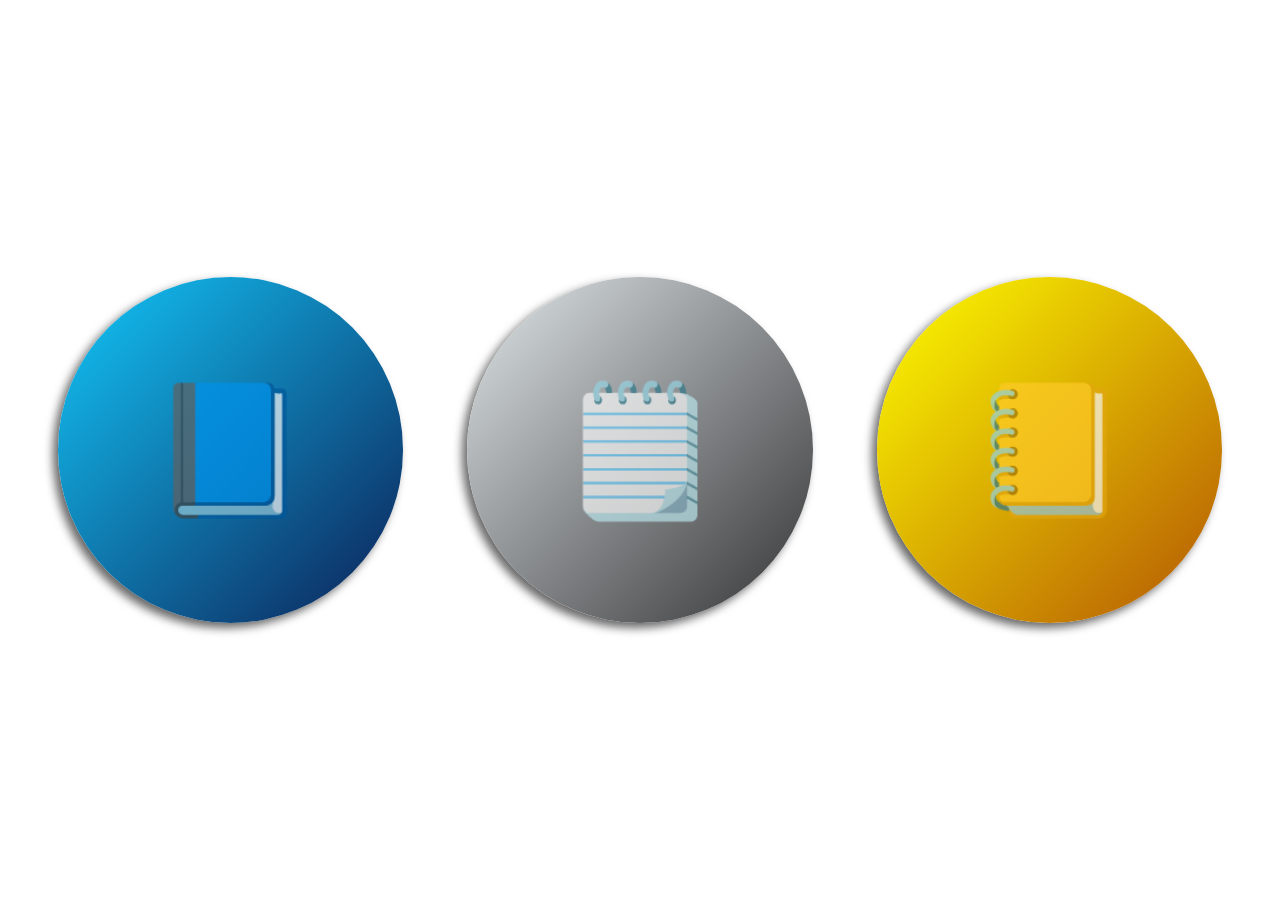
<file: index.html>
<!DOCTYPE html>
<html lang="es">

<head>
    <meta charset="UTF-8">
    <link rel="stylesheet" href="styles.css">
    <meta name="viewport" content="width=device-width, initial-scale=1.0">
</head>

<body>
    <div class="container">
        <div class="bg" id="books">
            <div class="icon">📘</div>
        </div>
        <div class="bg" id="notes">
            <div class="icon">🗒️</div>
        </div>
        <div class="bg" id="school">
            <div class="icon">📒</div>
        </div>
    </div>
</body>

</html>
</file>
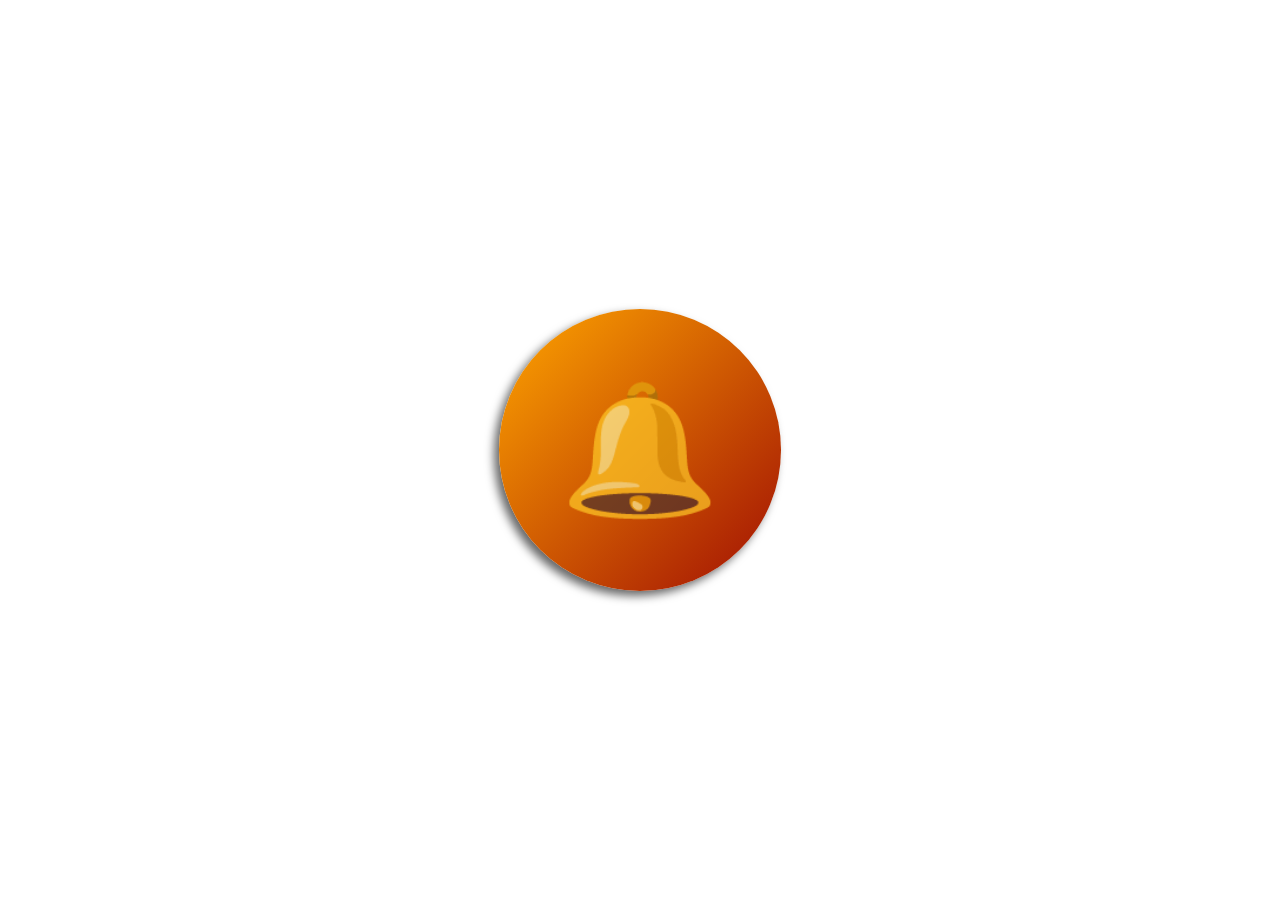
<file: extra.html>
<!DOCTYPE html>
<html lang="es">

<head>
    <meta charset="UTF-8">
    <link rel="stylesheet" href="extra.css">
    <meta name="viewport" content="width=device-width, initial-scale=1.0">
</head>

<body>
    <div class="container">
        <div class="bg" id="pending">
            <div class="icon">🔔</div>
        </div>
    </div>
</body>

</html>
</file>
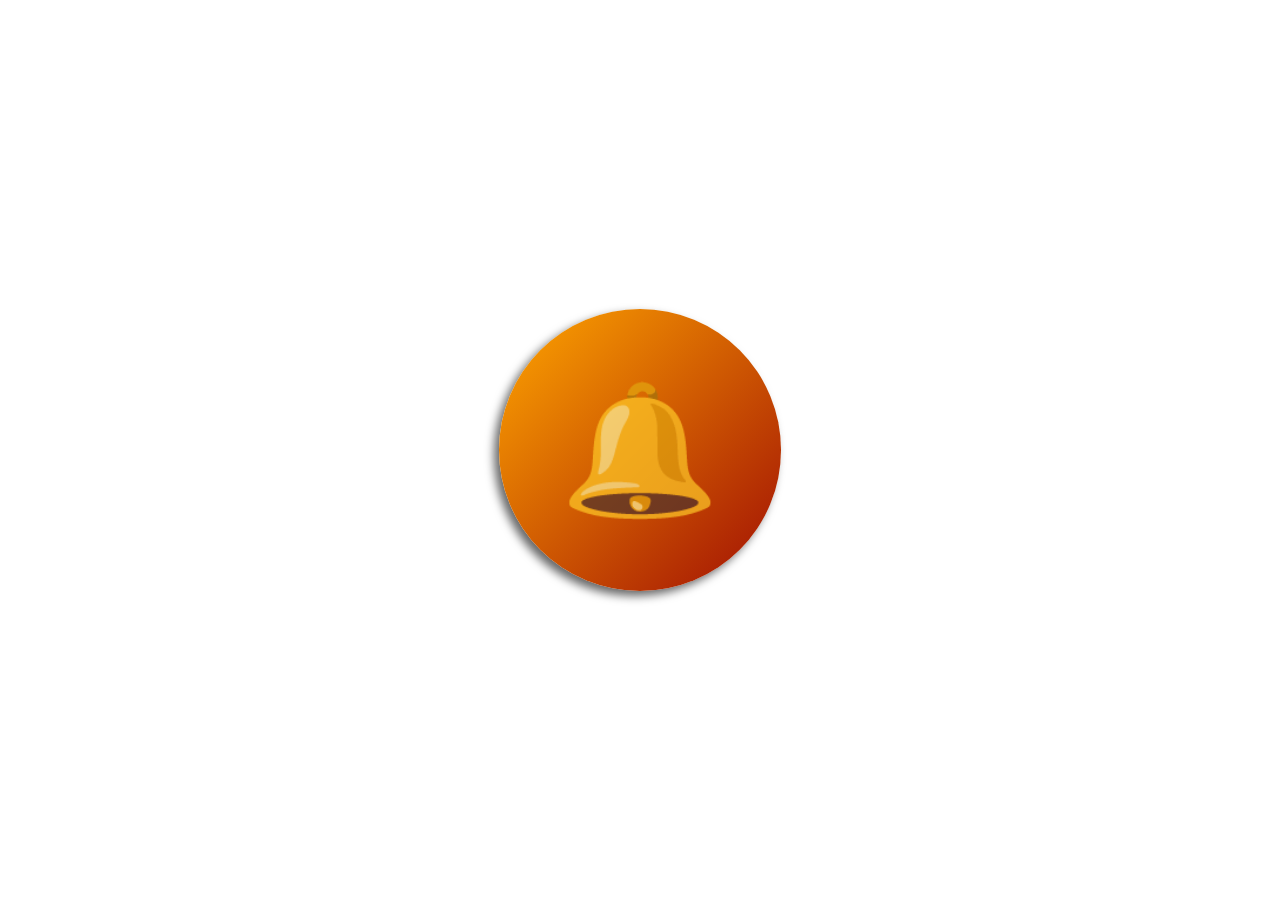
<file: icons/extra.html>
<!DOCTYPE html>
<html lang="es">

<head>
    <meta charset="UTF-8">
    <link rel="stylesheet" href="extra.css">
    <meta name="viewport" content="width=device-width, initial-scale=1.0">
</head>

<body>
    <div class="container">
        <div class="bg" id="pending">
            <div class="icon">🔔</div>
        </div>
    </div>
</body>

</html>
</file>
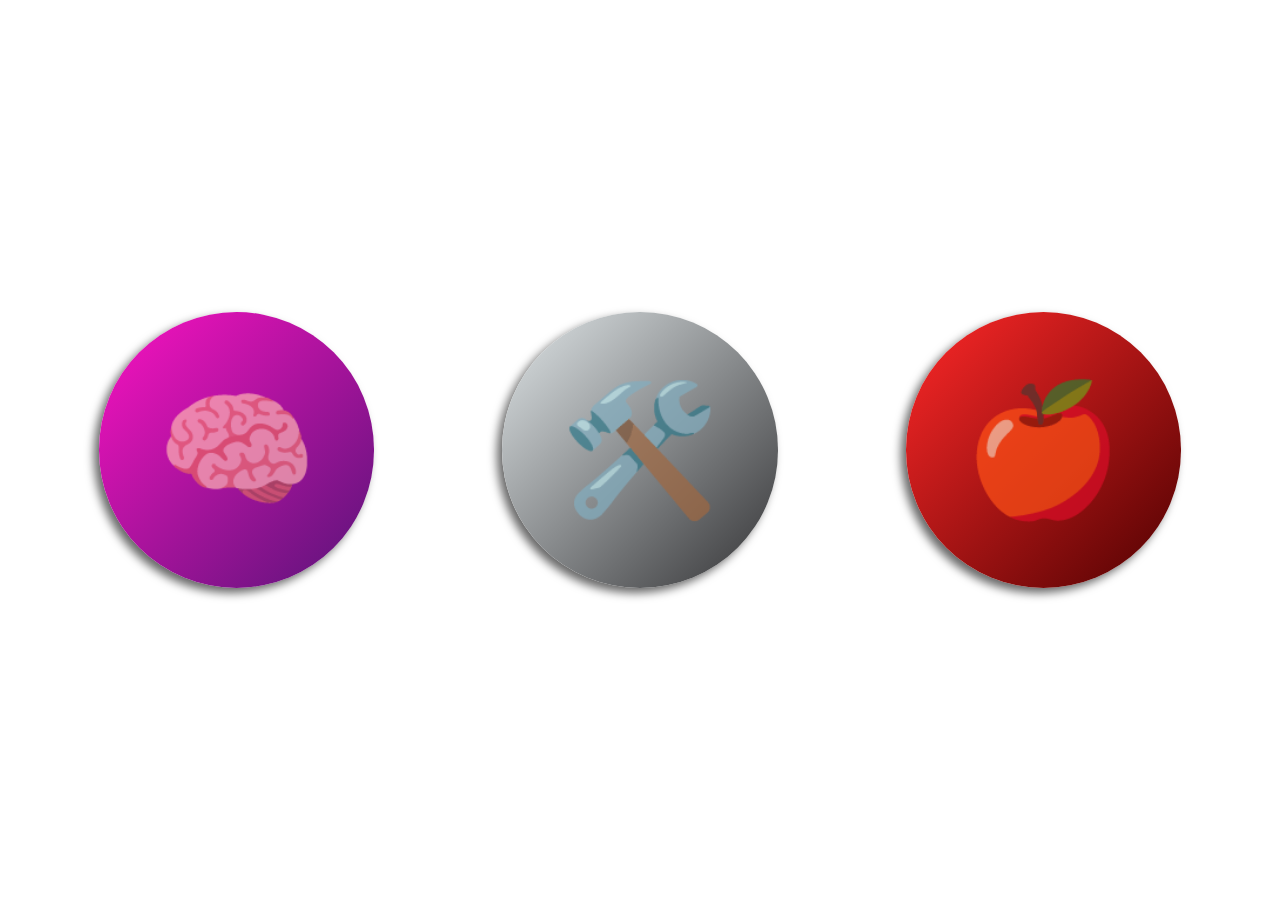
<file: icons/icons.html>
<!DOCTYPE html>
<html lang="es">

<head>
    <meta charset="UTF-8">
    <link rel="stylesheet" href="icons.css">
    <meta name="viewport" content="width=device-width, initial-scale=1.0">
</head>

<body>
    <div class="container">
        <div class="bg" id="learning">
            <div class="icon">🧠</div>
        </div>
        <div class="bg" id="proyectos">
            <div class="icon">🛠️</div>
        </div>
        <div class="bg" id="habitos">
            <div class="icon">🍎</div>
        </div>
    </div>
</body>

</html>
</file>
<file: styles.css>
body {
    display: flex;
    justify-content: center;
    align-items: center;
    margin: 0;
    width: 100vw;
    height: 100vh;
    background-color: rgba(0, 0, 0, 0);
}

.container {
    display: flex;
    justify-content: center;
    align-items: center;
    gap: 5vw;
}

.bg {
    padding: 5%;
    border-radius: 50%;
    box-shadow: -5px 5px 10px rgba(0, 0, 0, 0.6);
    display: flex;
    justify-content: center;
    align-items: center;
}

.icon {
    color: rgba(255, 255, 255, 0.7);
    font-size: 10vw;
    font-weight: bold;
    font-family: monospace;
    text-decoration: none;
    cursor: pointer;
    display: flex;
    justify-content: center;
    align-items: center;
    width: 20vw;
    height: 20vw;
    border-radius: 50%;
    transition: color 0.2s ease-in-out;
}

.icon:hover {
    color: rgba(255, 255, 255, 1);
}

#books {
    background: linear-gradient(to bottom right, #12c8fb, #0c1f55);
}

#notes {
    background: linear-gradient(to bottom right, #e0e6e8, #333335);
}

#school {
    background: linear-gradient(to bottom right, #ffff00, #b35503);
}
</file>
<file: extra.css>
body {
    display: flex;
    justify-content: center;
    align-items: center;
    margin: 0;
    width: 100vw;
    height: 100vh;
    background-color: rgba(0, 0, 0, 0);
}

.container {
    display: flex;
    justify-content: center;
    align-items: center;
    gap: 10vw;
}

.bg {
    padding: 5%;
    border-radius: 50%;
    box-shadow: -5px 5px 10px rgba(0, 0, 0, 0.6);
    display: flex;
    justify-content: center;
    align-items: center;
}

.icon {
    color: rgba(255, 255, 255, 0.7);
    font-size: 10vw;
    font-weight: bold;
    font-family: monospace;
    text-decoration: none;
    cursor: pointer;
    display: flex;
    justify-content: center;
    align-items: center;
    width: 20vw;
    height: 20vw;
    border-radius: 50%;
    transition: color 0.2s ease-in-out;
}

.icon:hover {
    color: rgba(255, 255, 255, 1);
}

#pending {
    background: linear-gradient(to bottom right, #ffa600, #a00e04);
}
</file>
<file: icons/extra.css>
body {
    display: flex;
    justify-content: center;
    align-items: center;
    margin: 0;
    width: 100vw;
    height: 100vh;
    background-color: rgba(0, 0, 0, 0);
}

.container {
    display: flex;
    justify-content: center;
    align-items: center;
    gap: 10vw;
}

.bg {
    padding: 5%;
    border-radius: 50%;
    box-shadow: -5px 5px 10px rgba(0, 0, 0, 0.6);
    display: flex;
    justify-content: center;
    align-items: center;
}

.icon {
    color: rgba(255, 255, 255, 0.7);
    font-size: 10vw;
    font-weight: bold;
    font-family: monospace;
    text-decoration: none;
    cursor: pointer;
    display: flex;
    justify-content: center;
    align-items: center;
    width: 20vw;
    height: 20vw;
    border-radius: 50%;
    transition: color 0.2s ease-in-out;
}

.icon:hover {
    color: rgba(255, 255, 255, 1);
}

#pending {
    background: linear-gradient(to bottom right, #ffa600, #a00e04);
}
</file>
<file: icons/icons.css>
body {
    display: flex;
    justify-content: center;
    align-items: center;
    margin: 0;
    width: 100vw;
    height: 100vh;
    background-color: rgba(0, 0, 0, 0);
}

.container {
    display: flex;
    justify-content: center;
    align-items: center;
    gap: 10vw;
}

.bg {
    padding: 5%;
    border-radius: 50%;
    box-shadow: -5px 5px 10px rgba(0, 0, 0, 0.6);
    display: flex;
    justify-content: center;
    align-items: center;
}

.icon {
    color: rgba(255, 255, 255, 0.7);
    font-size: 10vw;
    font-weight: bold;
    font-family: monospace;
    text-decoration: none;
    cursor: pointer;
    display: flex;
    justify-content: center;
    align-items: center;
    width: 15vw;
    height: 15vw;
    border-radius: 50%;
    transition: color 0.2s ease-in-out;
}

.icon:hover {
    color: rgba(255, 255, 255, 1);
}

#learning {
    background: linear-gradient(to bottom right, #fb12c1, #581478);
}

#proyectos {
    background: linear-gradient(to bottom right, #e0e6e8, #333335);
}

#habitos {
    background: linear-gradient(to bottom right, #ff2828, #4f0101);
}
</file>
